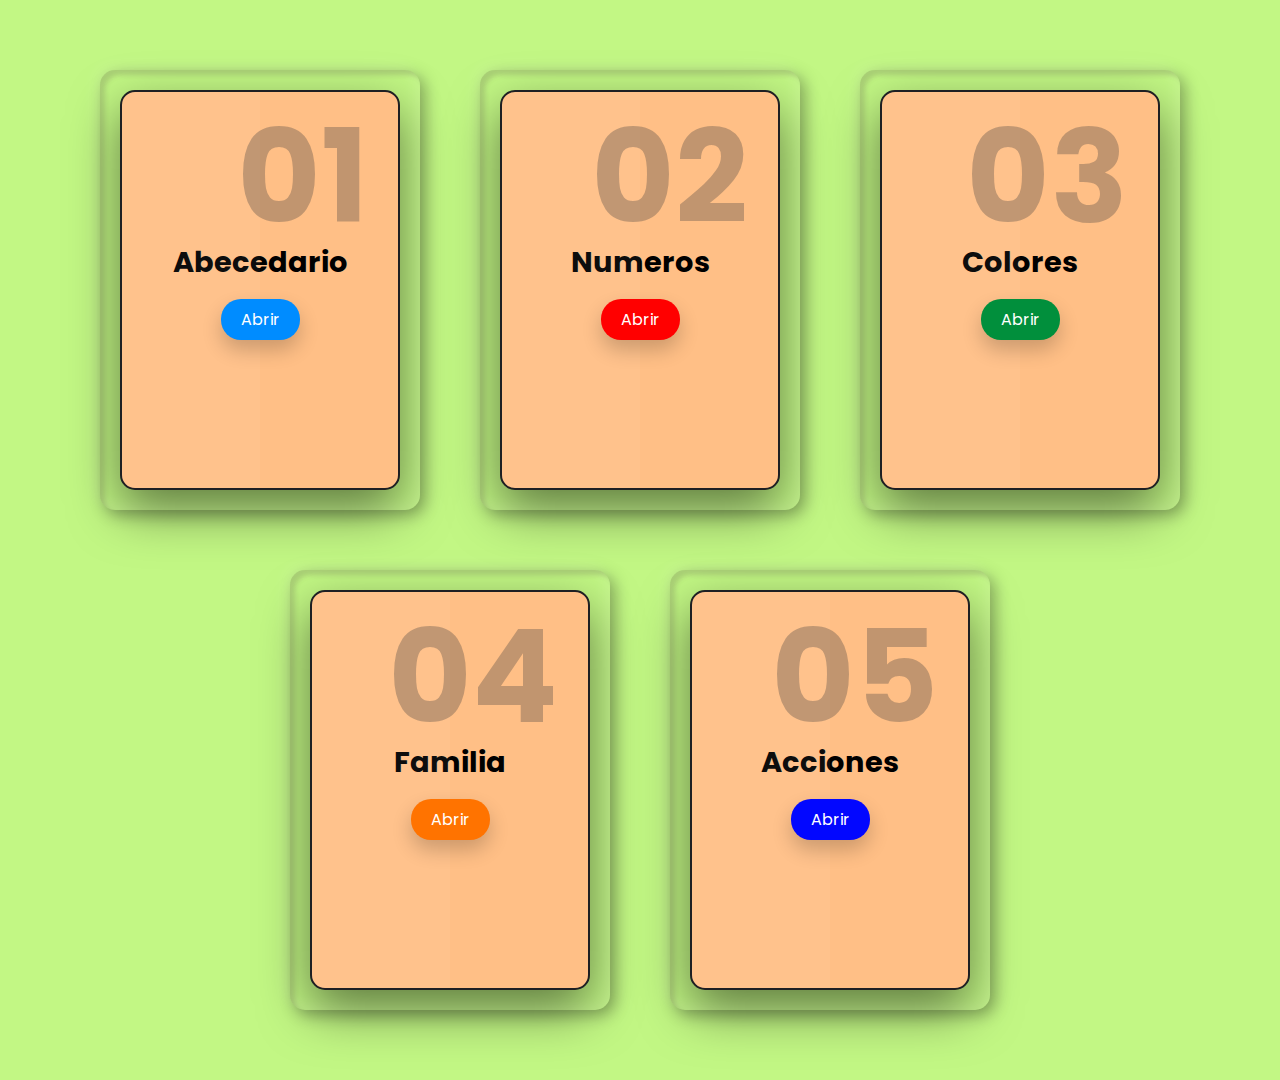
<file: LSM/index.html>
<!DOCTYPE html>
<html lang="en">

<head>
    <meta charset="UTF-8">
    <title>Juega con Señas</title>
    <link rel="stylesheet" href="estilos.css">
</head>

<body>
    <div class="container">
        <div class="card">
            <div class="box">
                <div class="content">
                    <h2>01</h2>
                    <h3>Abecedario</h3>
                    <a href="abecedario/abecedario.html">Abrir</a>
                </div>
            </div>
        </div>
        <div class="card">
            <div class="box">
                <div class="content">
                    <h2>02</h2>
                    <h3>Numeros</h3>
                    <a href="numeros/numeros.html">Abrir</a>
                </div>
            </div>
        </div>
        <div class="card">
            <div class="box">
                <div class="content">
                    <h2>03</h2>
                    <h3>Colores</h3>
                    <a href="colores/colores.html">Abrir</a>
                </div>
            </div>
        </div>
        <div class="card">
            <div class="box">
                <div class="content">
                    <h2>04</h2>
                    <h3>Familia</h3>
                    <a href="familia/familia.html">Abrir</a>
                </div>
            </div>
        </div>
        <div class="card">
            <div class="box">
                <div class="content">
                    <h2>05</h2>
                    <h3>Acciones</h3>
                    <a href="acciones/acciones.html">Abrir</a>
                </div>
            </div>
        </div>
    </div>
</body>

</html>
</file>
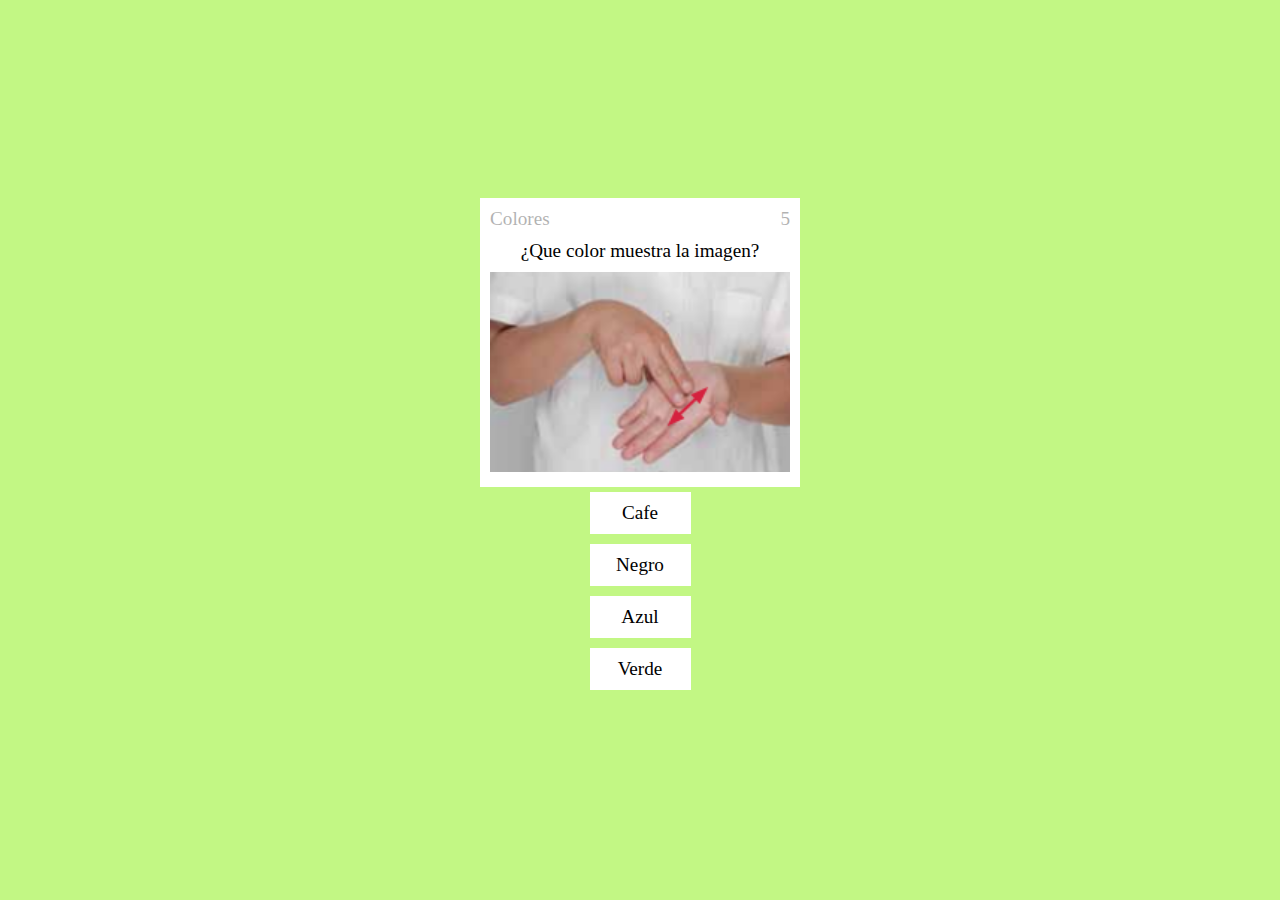
<file: LSM/colores/index.html>
<!DOCTYPE html><html lang="en"><head>
  <meta charset="UTF-8">
  <title>Juego de preguntas de colores</title>
</head>

<body>
  <style>
    * {
      transition: all 0.3s;
    }

    body {
      background: #C2F784;
      padding: 0;
      margin: 0;
      text-align: center;
      font-family: calibri;
      font-size: 120%;
    }

    .contenedor {
      width: 15vh;
      height: 97vh;
      display: inline-flex;
      flex-direction: column;
      justify-content: center;
      align-items: center;
    }

    .encabezado {
      position: relative;
      background: white;
      min-width: 300px;
      width: 70%;
      max-width: 600px;
      padding: 10px;
    }

    .categoria {
      opacity: 0.3;
      text-align: left;
    }

    .pregunta {
      padding: 10px;
    }

    .imagen {
      object-fit: cover;
      height: 0px;
      width: 0px;
    }

    .btn {
      background: white;
      width: 60%;
      max-width: 550px;
      padding: 10px;
      margin: 5px;
      cursor: pointer;
    }

    .btn:hover {
      transform: scale(1.05);
    }
    
    .numero{
      position: absolute;
      opacity:0.3;
      top: 10px;
      right: 10px;
    }
    
    .puntaje{
      padding:10px;
      color:white;
    }
  </style>

  <div class="contenedor">
    <div class="puntaje" id="puntaje"></div>
    <div class="encabezado">
      <div class="categoria" id="categoria">
      </div>
      <div class="numero" id="numero"></div>
      <div class="pregunta" id="pregunta">
      </div>
      <img src="#" class="imagen" id="imagen">
    </div>
    <div class="btn" id="btn1" onclick="oprimir_btn(0)"></div>
    <div class="btn" id="btn2" onclick="oprimir_btn(1)"></div>
    <div class="btn" id="btn3" onclick="oprimir_btn(2)"></div>
    <div class="btn" id="btn4" onclick="oprimir_btn(3)"></div>
    
    <script src="index.js"></script>
  </div>

</body></html>
</file>
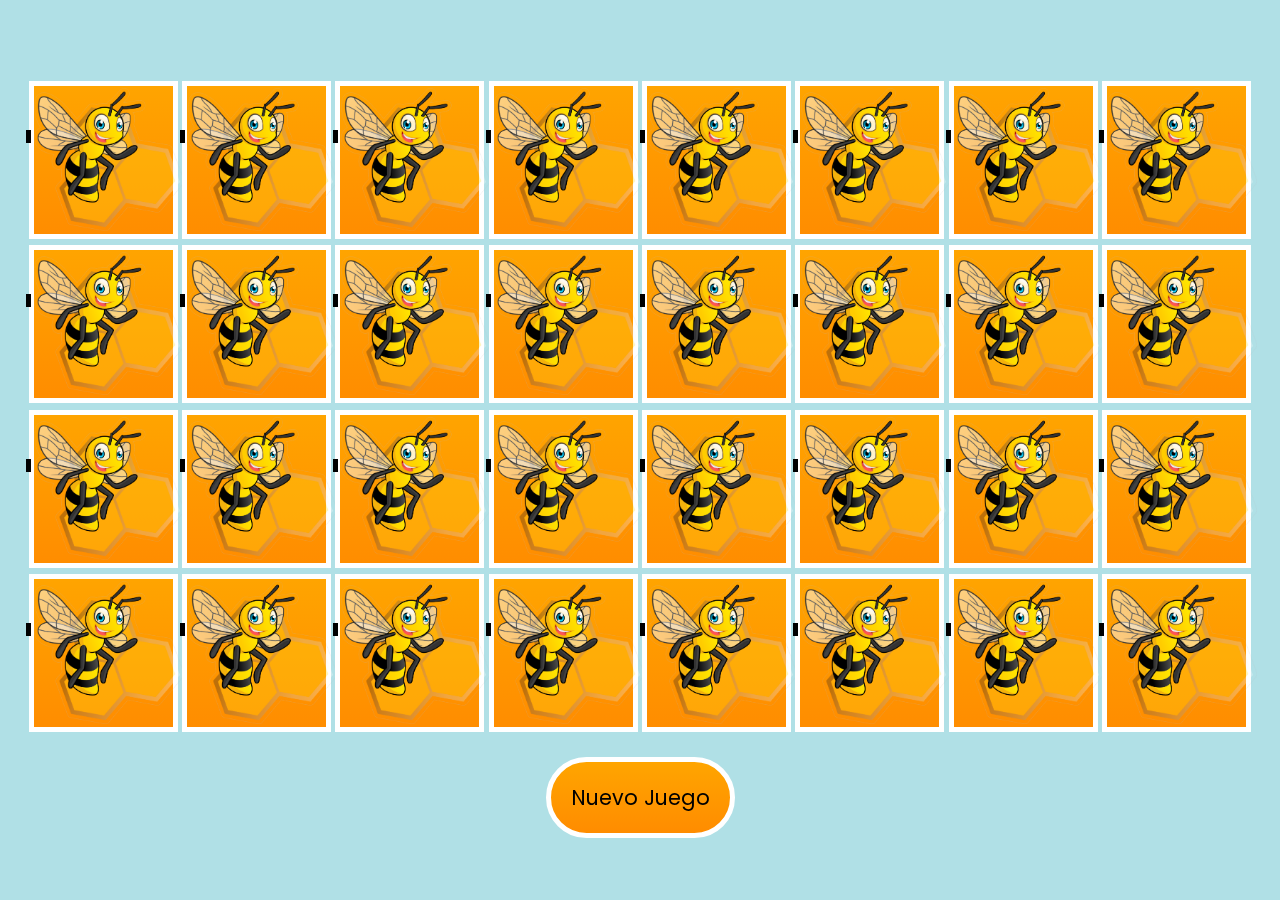
<file: LSM/abecedario/abecedario.html>
<!DOCTYPE html>
<html lang="en">

<head>
    <meta charset="UTF-8">
    <title>Jugar con Señas</title>
    <link rel="stylesheet" href="https://use.fontawesome.com/releases/v5.2.0/css/all.css" integrity="sha384-hWVjflwFxL6sNzntih27bfxkr27PmbbK/iSvJ+a4+0owXq79v+lsFkW54bOGbiDQ" crossorigin="anonymous">
    <link rel="stylesheet" href="css/estilos.css">
    <link rel="stylesheet" href="css/estilosabc.css">
    <meta name="viewport" content="width=device-width, user-scalable=no, initial-scale=1.0, maximum-scale=1.0, minimum-scale=1.0">
</head>

<body>


    <br>
    <div div id="tablero">
    </div>
    <br>

    <div class="nuevo-juego" onclick="generarTablero()">
        Nuevo Juego
    </div>



    <i class="fas fa-ellipsis-v btn-menu"></i>

    <script src="https://code.jquery.com/jquery-3.3.1.min.js"></script>
    <script src="js/scriptabc.js"></script>
</body>

</html>
</file>
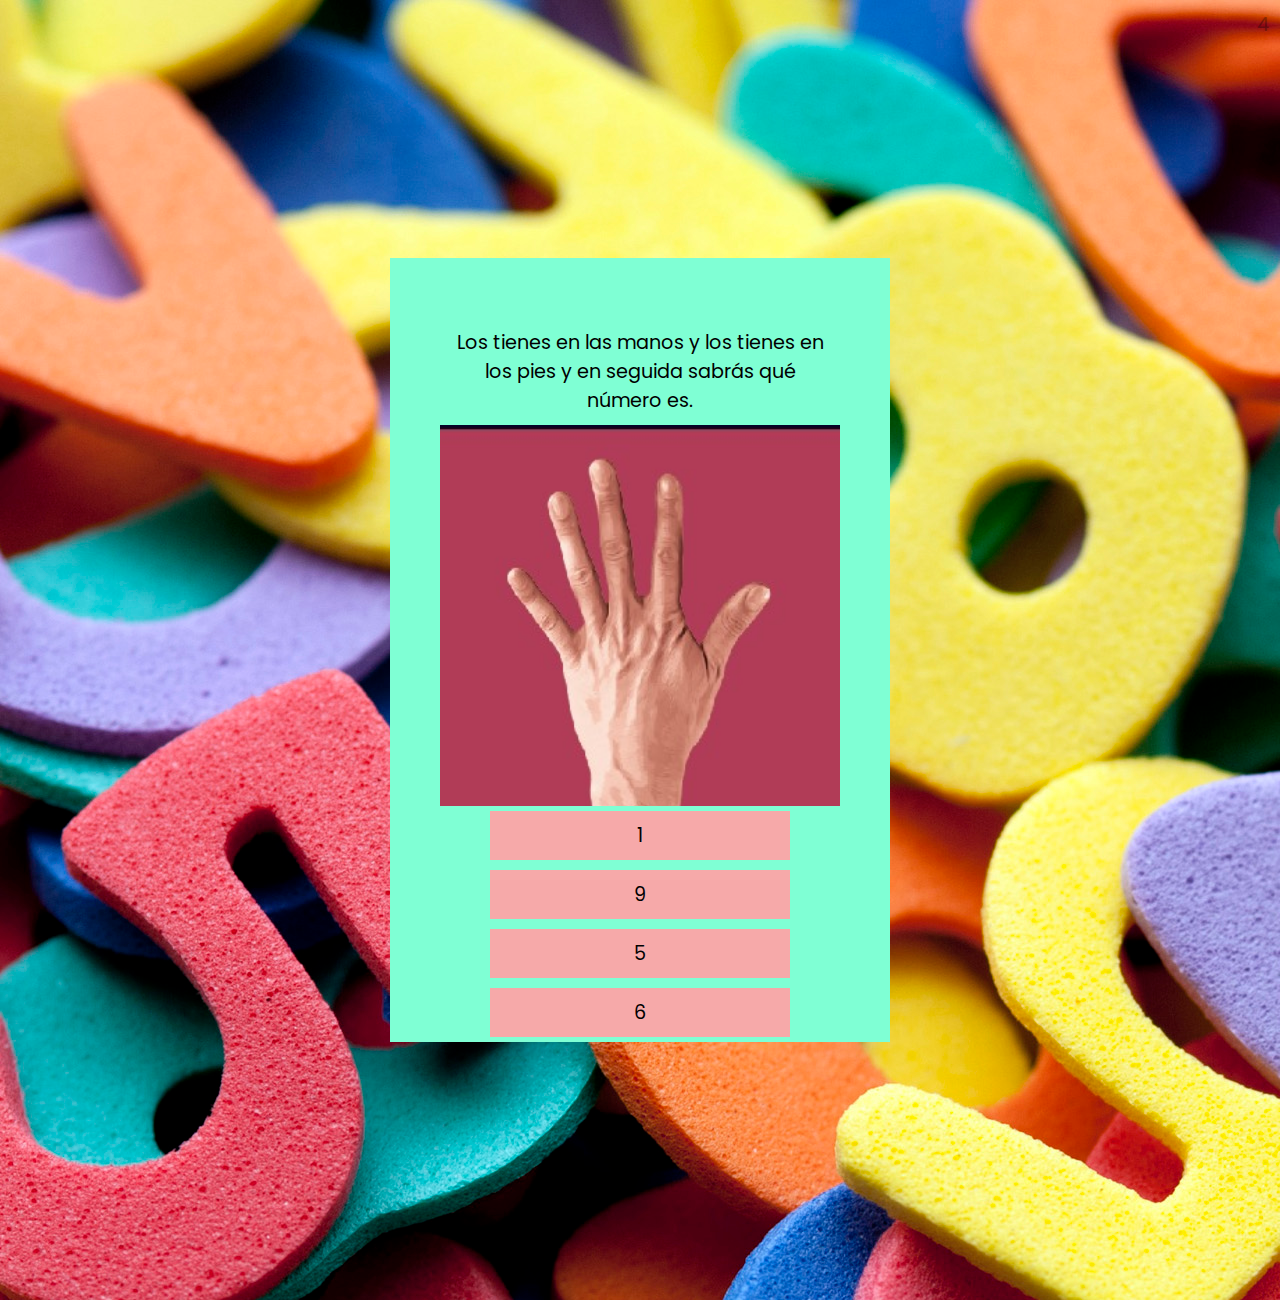
<file: LSM/numeros/numeros.html>
<!DOCTYPE html>
<html lang="en">

<head>
    <meta charset="UTF-8">
    <title>Jugar con Señas</title>

    <link rel="stylesheet" href="https://use.fontawesome.com/releases/v5.2.0/css/all.css" integrity="sha384-hWVjflwFxL6sNzntih27bfxkr27PmbbK/iSvJ+a4+0owXq79v+lsFkW54bOGbiDQ" crossorigin="anonymous">
    <link rel="stylesheet" href="css/estilos.css">

    <meta name="viewport" content="width=device-width, user-scalable=no, initial-scale=1.0, maximum-scale=1.0, minimum-scale=1.0">



</head>

<body>

    <style>
        * {
            transition: all 0.3s;
        }
        
        body {
            background: blue;
            background-image: url("img de numero/num.jpg");
            padding: 50px;
            margin: 100px;
            text-align: center;
            font-family: calibri;
            font-size: 120%;
        }
        
        .contenedor {
            width: 600px;
            height: 1000px;
            display: inline-flex;
            flex-direction: column;
            justify-content: center;
            align-items: center;
        }
        
        .opcion {
            background: aquamarine;
            min-width: 500px;
            width: 10%;
            max-width: 800px;
            height: 2000px;
            display: inline-flex;
            flex-direction: column;
            justify-content: center;
            align-items: center;
        }
        
        .encabezado {
            background: aquamarine;
            min-width: 500px;
            width: 50%;
            max-width: 500px;
            padding: 50px;
        }
        
        .categoria {
            opacity: 0.3;
            text-align: left;
        }
        
        .pregunta {
            padding: 10px;
        }
        
        .imagen {
            object-fit: cover;
            height: 150px;
            width: 1900px;
        }
        
        .btn {
            background: #F6A9A9;
            width: 60%;
            max-width: 550px;
            padding: 10px;
            margin: 5px;
            cursor: pointer;
        }
        
        .btn:hover {
            transform: scale(1.05);
        }
        
        .numero {
            position: absolute;
            opacity: 0.3;
            top: 10px;
            right: 10px;
        }
        
        .puntaje {
            padding: 5px;
            color: black;
        }
    </style>
    <br/>
    <br/>
    <br/>


    <div class="contenedor">
        <br/>
        <br/>
        <br/>
        <br/>

        <div class="encabezado">
            <div class="puntaje" id="puntaje"></div>
            <div class="categoria" id="categoria">
            </div>
            <div class="numero" id="numero"></div>
            <div class="pregunta" id="pregunta">
            </div>
            <img src="#" class="imagen" id="imagen">
        </div>

        <div class="opcion">
            <div class="btn" id="btn1" onclick="oprimir_btn(0)"></div>
            <div class="btn" id="btn2" onclick="oprimir_btn(1)"></div>
            <div class="btn" id="btn3" onclick="oprimir_btn(2)"></div>
            <div class="btn" id="btn4" onclick="oprimir_btn(3)"></div>
        </div>
        <br/>
        <br/>
        <br/> <br/>


        <script src="js/index.js"></script>
    </div>



</body>

</html>
</file>
<file: LSM/estilos.css>
@import url('https://fonts.googleapis.com/css?family=Poppins:200,300,400,500,600,700,800,900&display=swap');
*
{
    margin: 0;
    padding: 0;
    box-sizing: border-box;
    font-family: 'Poppins', sans-serif;
}
body
{
    display: flex;
    justify-content: center;
    align-content: center;
    flex-wrap: wrap;
    min-height: 100vh;
    background: #C2F784;    
}
.container
{
    display: flex;
    justify-content: center;
    align-items: center;
    flex-wrap: wrap;
    max-width: 1200px;
    margin: 40px 0;
}
.container .card
{
    position: relative;
    min-width: 320px;
    height: 440px;
    box-shadow: inset 5px 5px 5px rgba(80, 59, 59, 0.2),
                inset -5px -5px 15px rgba(255, 255, 255, 0.1),
                5px 5px 15px rgba(0, 0, 0, 0.3),
                -5px -5px 15px rgba(255, 255, 255, 0.1);
    border-radius: 15px;   
    margin: 30px; 
}
.container .card .box
{
    position: absolute;
    top: 20px;
    left: 20px;
    right: 20px;
    bottom: 20px;
    background: #FFBF86;
    border: 2px solid #1e1f23;
    border-radius: 15px;
    box-shadow: 0 20px 50px rgba(0, 0, 0, 0.5);
    transition: 0.5s;
    display: flex;
    justify-content: center;
    align-items: center;
    overflow: hidden;
}
.container .card .box::before
{
    content: '';
    position: absolute;
    top: 0;
    left: 0;
    width: 50%;
    height: 100%;
    background: rgba(255, 255, 255, 0.05);
    pointer-events: none;
}
.container .card .box:hover
{
    transform: translateY(-50px);
    box-shadow: 0 40px 70px rgba(0, 0, 0, 0.5);
}
.container .card .box .content
{
    padding: 20px;
    text-align: center;
}
.container .card .box .content h2
{
    position: absolute;
    top: -10px;
    right: 30px;
    font-size: 8em;
    color: rgba(61, 61, 61, 0.322);    
}
.container .card .box .content h3
{
    font-size: 1.8em;
    color: rgb(0, 0, 0);
    z-index: 1;
    transition: 0.5s;    
}
.container .card .box .content p
{
    font-size: 16px;
    font-weight: 300;
    color: rgba(255, 255, 255, 0.5);
    z-index: 1;
    transition: 0.5s;    
}
.container .card .box .content a
{
    position: relative;
    display: inline-block;
    padding: 8px 20px;
    background: #000;
    margin-top: 15px;
    border-radius: 20px;
    text-decoration: none;
    font-weight: 400;
    color: #fff;
    box-shadow: 0 10px 20px rgba(0, 0, 0, 0.2);
}
.container .card:nth-child(1) .box .content a
{
    background: #008cff;
}
.container .card:nth-child(2) .box .content a
{
    background: #ff0000;
}
.container .card:nth-child(3) .box .content a
{
    background: #018f3c;
}
.container .card:nth-child(4) .box .content a
{
    background: #ff7300;
}
.container .card:nth-child(5) .box .content a
{
    background: #0207ff;
}
</file>
<file: LSM/abecedario/css/estilos.css>
@import url('https://fonts.googleapis.com/css?family=Poppins:200,300,400,500,600,700,800,900&display=swap');
*
{
    margin: 0;
    padding: 0;
    box-sizing: border-box;
    font-family: 'Poppins', sans-serif;
}
body
{
    display: flex;
    justify-content: center;
    align-content: center;
    flex-wrap: wrap;
    min-height: 100vh;
    background: #C2F784;    
}
.container
{
    display: flex;
    justify-content: center;
    align-items: center;
    flex-wrap: wrap;
    max-width: 1200px;
    margin: 40px 0;
}
.container .card
{
    position: relative;
    min-width: 320px;
    height: 440px;
    box-shadow: inset 5px 5px 5px rgba(80, 59, 59, 0.2),
                inset -5px -5px 15px rgba(255, 255, 255, 0.1),
                5px 5px 15px rgba(0, 0, 0, 0.3),
                -5px -5px 15px rgba(255, 255, 255, 0.1);
    border-radius: 15px;   
    margin: 30px; 
}
.container .card .box
{
    position: absolute;
    top: 20px;
    left: 20px;
    right: 20px;
    bottom: 20px;
    background: #FFBF86;
    border: 2px solid #1e1f23;
    border-radius: 15px;
    box-shadow: 0 20px 50px rgba(0, 0, 0, 0.5);
    transition: 0.5s;
    display: flex;
    justify-content: center;
    align-items: center;
    overflow: hidden;
}
.container .card .box::before
{
    content: '';
    position: absolute;
    top: 0;
    left: 0;
    width: 50%;
    height: 100%;
    background: rgba(255, 255, 255, 0.05);
    pointer-events: none;
}
.container .card .box:hover
{
    transform: translateY(-50px);
    box-shadow: 0 40px 70px rgba(0, 0, 0, 0.5);
}
.container .card .box .content
{
    padding: 20px;
    text-align: center;
}
.container .card .box .content h2
{
    position: absolute;
    top: -10px;
    right: 30px;
    font-size: 8em;
    color: rgba(61, 61, 61, 0.322);    
}
.container .card .box .content h3
{
    font-size: 1.8em;
    color: rgb(0, 0, 0);
    z-index: 1;
    transition: 0.5s;    
}
.container .card .box .content p
{
    font-size: 16px;
    font-weight: 300;
    color: rgba(255, 255, 255, 0.5);
    z-index: 1;
    transition: 0.5s;    
}
.container .card .box .content a
{
    position: relative;
    display: inline-block;
    padding: 8px 20px;
    background: #000;
    margin-top: 15px;
    border-radius: 20px;
    text-decoration: none;
    font-weight: 400;
    color: #fff;
    box-shadow: 0 10px 20px rgba(0, 0, 0, 0.2);
}
.container .card:nth-child(1) .box .content a
{
    background: #008cff;
}
.container .card:nth-child(2) .box .content a
{
    background: #ff0000;
}
.container .card:nth-child(3) .box .content a
{
    background: #018f3c;
}
.container .card:nth-child(4) .box .content a
{
    background: #ff7300;
}
.container .card:nth-child(5) .box .content a
{
    background: #0207ff;
}
</file>
<file: LSM/abecedario/css/estilosabc.css>
:root {
    --w: calc(70vw / 6);
    --h: calc(70vh / 4);
}

* {
    transition: all 0.5s;
}

body {
    padding: 0;
    margin: 0;
    -webkit-perspective: 1000;
    background: powderblue;
    min-height: 100vh;
    display: flex;
    flex-direction: column;
    justify-content: center;
    align-items: center;
    text-align: center;
    font-family: calibri;
}

div {
    display: inline-block;
}

.area-tarjeta,
.tarjeta,
.cara {
    cursor: pointer;
    width: var(--w);
    min-width: 100px;
    height: var(--h);
}

.tarjeta {
    position: relative;
    transform-style: preserve-3d;
    animation: iniciar 5s;
}

.cara {
    position: absolute;
    backface-visibility: hidden;
    box-shadow: inset 0 0 0 5px white;
    font-size: 400%;
    display: flex;
    justify-content: center;
    align-items: center;
}

.trasera {
    background-color: lightcyan;
    transform: rotateY(180deg);
}

.superior {
    background: linear-gradient(orange, darkorange);
}

.nuevo-juego {
    cursor: pointer;
    background: linear-gradient(orange, darkorange);
    padding: 20px;
    border-radius: 50px;
    border: white 5px solid;
    font-size: 130%;
}

@keyframes iniciar {
    20%,
    90% {
        transform: rotateY(180deg);
    }
    0%,
    100% {
        transform: rotateY(0deg);
    }
}
</file>
<file: LSM/numeros/css/estilos.css>
@import url('https://fonts.googleapis.com/css?family=Poppins:200,300,400,500,600,700,800,900&display=swap');
*
{
    margin: 0;
    padding: 0;
    box-sizing: border-box;
    font-family: 'Poppins', sans-serif;
}
body
{
    display: flex;
    justify-content: center;
    align-content: center;
    flex-wrap: wrap;
    min-height: 100vh;
    background: #C2F784;    
}
.container
{
    display: flex;
    justify-content: center;
    align-items: center;
    flex-wrap: wrap;
    max-width: 1200px;
    margin: 40px 0;
}
.container .card
{
    position: relative;
    min-width: 320px;
    height: 440px;
    box-shadow: inset 5px 5px 5px rgba(80, 59, 59, 0.2),
                inset -5px -5px 15px rgba(255, 255, 255, 0.1),
                5px 5px 15px rgba(0, 0, 0, 0.3),
                -5px -5px 15px rgba(255, 255, 255, 0.1);
    border-radius: 15px;   
    margin: 30px; 
}
.container .card .box
{
    position: absolute;
    top: 20px;
    left: 20px;
    right: 20px;
    bottom: 20px;
    background: #FFBF86;
    border: 2px solid #1e1f23;
    border-radius: 15px;
    box-shadow: 0 20px 50px rgba(0, 0, 0, 0.5);
    transition: 0.5s;
    display: flex;
    justify-content: center;
    align-items: center;
    overflow: hidden;
}
.container .card .box::before
{
    content: '';
    position: absolute;
    top: 0;
    left: 0;
    width: 50%;
    height: 100%;
    background: rgba(255, 255, 255, 0.05);
    pointer-events: none;
}
.container .card .box:hover
{
    transform: translateY(-50px);
    box-shadow: 0 40px 70px rgba(0, 0, 0, 0.5);
}
.container .card .box .content
{
    padding: 20px;
    text-align: center;
}
.container .card .box .content h2
{
    position: absolute;
    top: -10px;
    right: 30px;
    font-size: 8em;
    color: rgba(61, 61, 61, 0.322);    
}
.container .card .box .content h3
{
    font-size: 1.8em;
    color: rgb(0, 0, 0);
    z-index: 1;
    transition: 0.5s;    
}
.container .card .box .content p
{
    font-size: 16px;
    font-weight: 300;
    color: rgba(255, 255, 255, 0.5);
    z-index: 1;
    transition: 0.5s;    
}
.container .card .box .content a
{
    position: relative;
    display: inline-block;
    padding: 8px 20px;
    background: #000;
    margin-top: 15px;
    border-radius: 20px;
    text-decoration: none;
    font-weight: 400;
    color: #fff;
    box-shadow: 0 10px 20px rgba(0, 0, 0, 0.2);
}
.container .card:nth-child(1) .box .content a
{
    background: #008cff;
}
.container .card:nth-child(2) .box .content a
{
    background: #ff0000;
}
.container .card:nth-child(3) .box .content a
{
    background: #018f3c;
}
.container .card:nth-child(4) .box .content a
{
    background: #ff7300;
}
.container .card:nth-child(5) .box .content a
{
    background: #0207ff;
}
</file>
